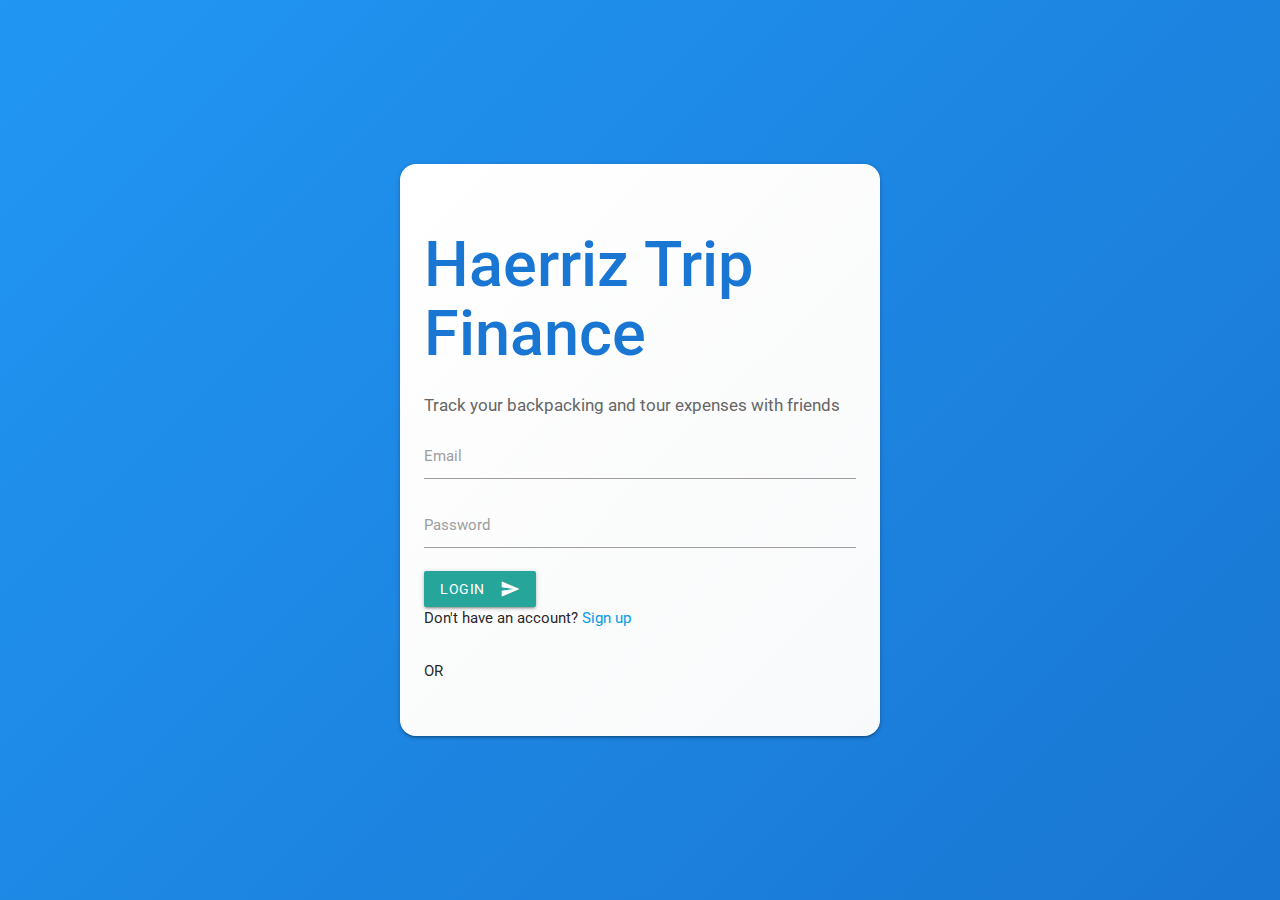
<file: index.html>
<!DOCTYPE html>
<html lang="en">
<head>
    <meta charset="UTF-8">
    <meta name="viewport" content="width=device-width, initial-scale=1.0">
    <title>Haerriz Trip Finance - Expense Tracker for Backpackers & Groups</title>
    <meta name="description" content="Track your backpacking and tour expenses with friends. Multi-currency support, group expense splitting, and visual analytics for travelers.">
    <meta name="keywords" content="trip expense tracker, backpacking expenses, group travel budget, multi-currency, expense splitting, travel finance">
    <meta name="author" content="Haerriz">
    <meta property="og:title" content="Haerriz Trip Finance - Expense Tracker for Backpackers">
    <meta property="og:description" content="Track your backpacking and tour expenses with friends. Multi-currency support and group expense splitting.">
    <meta property="og:type" content="website">
    <meta property="og:url" content="https://haerriz.github.io/trip-expense-tracker">
    <meta property="og:image" content="https://haerriz.github.io/trip-expense-tracker/assets/og-image.jpg">
    <meta name="twitter:card" content="summary_large_image">
    <meta name="twitter:title" content="Haerriz Trip Finance - Expense Tracker">
    <meta name="twitter:description" content="Track backpacking expenses with friends. Multi-currency support and group splitting.">
    <link rel="canonical" href="https://haerriz.github.io/trip-expense-tracker">
    <link rel="icon" type="image/x-icon" href="/favicon.ico">
    
    <!-- Materialize CSS -->
    <link href="https://cdnjs.cloudflare.com/ajax/libs/materialize/1.0.0/css/materialize.min.css" rel="stylesheet">
    <!-- Google Fonts -->
    <link href="https://fonts.googleapis.com/css2?family=Roboto:wght@300;400;500;700&display=swap" rel="stylesheet">
    <!-- Material Icons -->
    <link href="https://fonts.googleapis.com/icon?family=Material+Icons" rel="stylesheet">
    
    <link rel="stylesheet" href="css/style.css">
    <script src="https://accounts.google.com/gsi/client" async defer></script>
    <script src="https://www.google.com/recaptcha/api.js" async defer></script>
</head>
<body class="auth-page">
    <div class="auth-page__container">
        <div class="auth-card card">
            <div class="auth-card__content card-content">
                <div class="auth-card__header">
                    <h1 class="auth-card__title">Haerriz Trip Finance</h1>
                    <p class="auth-card__subtitle">Track your backpacking and tour expenses with friends</p>
                </div>
                
                <!-- Manual Login Form -->
                <div id="login-form" class="auth-form auth-form--active">
                    <form id="loginForm" class="auth-form__form">
                        <div class="input-field">
                            <input type="email" id="loginEmail" class="validate" required>
                            <label for="loginEmail">Email</label>
                        </div>
                        <div class="input-field">
                            <input type="password" id="loginPassword" class="validate" required>
                            <label for="loginPassword">Password</label>
                        </div>
                        <button type="submit" class="btn waves-effect waves-light auth-form__submit">
                            Login
                            <i class="material-icons right">send</i>
                        </button>
                    </form>
                    <p class="auth-form__switch">Don't have an account? <a href="#" onclick="showSignup()">Sign up</a></p>
                </div>
                
                <!-- Manual Signup Form -->
                <div id="signup-form" class="auth-form" style="display:none;">
                    <form id="signupForm" class="auth-form__form">
                        <div class="input-field">
                            <input type="text" id="signupName" class="validate" required>
                            <label for="signupName">Full Name</label>
                        </div>
                        <div class="input-field">
                            <input type="email" id="signupEmail" class="validate" required>
                            <label for="signupEmail">Email</label>
                        </div>
                        <div class="input-field">
                            <input type="tel" id="signupPhone" class="validate" required>
                            <label for="signupPhone">Phone Number</label>
                        </div>
                        <div class="input-field">
                            <input type="password" id="signupPassword" class="validate" required>
                            <label for="signupPassword">Password</label>
                        </div>
                        <div class="auth-form__captcha">
                            <div class="g-recaptcha" data-sitekey="6LeIxAcTAAAAAJcZVRqyHh71UMIEGNQ_MXjiZKhI"></div>
                        </div>
                        <button type="submit" class="btn waves-effect waves-light auth-form__submit">
                            Sign Up
                            <i class="material-icons right">person_add</i>
                        </button>
                    </form>
                    <p class="auth-form__switch">Already have an account? <a href="#" onclick="showLogin()">Login</a></p>
                </div>
                
                <div class="auth-card__divider">
                    <span>OR</span>
                </div>
                
                <!-- Google OAuth -->
                <div class="auth-card__oauth">
                    <div id="g_id_onload"
                         data-client_id="435239215784-eckha7a4i5fg8ik7u7f7h750nc2upibh.apps.googleusercontent.com"
                         data-context="signin"
                         data-ux_mode="popup"
                         data-callback="handleCredentialResponse"
                         data-auto_prompt="false">
                    </div>
                    <div class="g_id_signin"
                         data-type="standard"
                         data-size="large"
                         data-theme="outline"
                         data-text="sign_in_with"
                         data-shape="rectangular"
                         data-logo_alignment="left">
                    </div>
                </div>
            </div>
        </div>
    </div>
    
    <!-- Materialize JS -->
    <script src="https://cdnjs.cloudflare.com/ajax/libs/materialize/1.0.0/js/materialize.min.js"></script>
    <script src="js/auth.js"></script>
    <script src="js/manual-auth.js"></script>
    <script src="js/mobile-auth.js"></script>
</body>
</html>
</file>
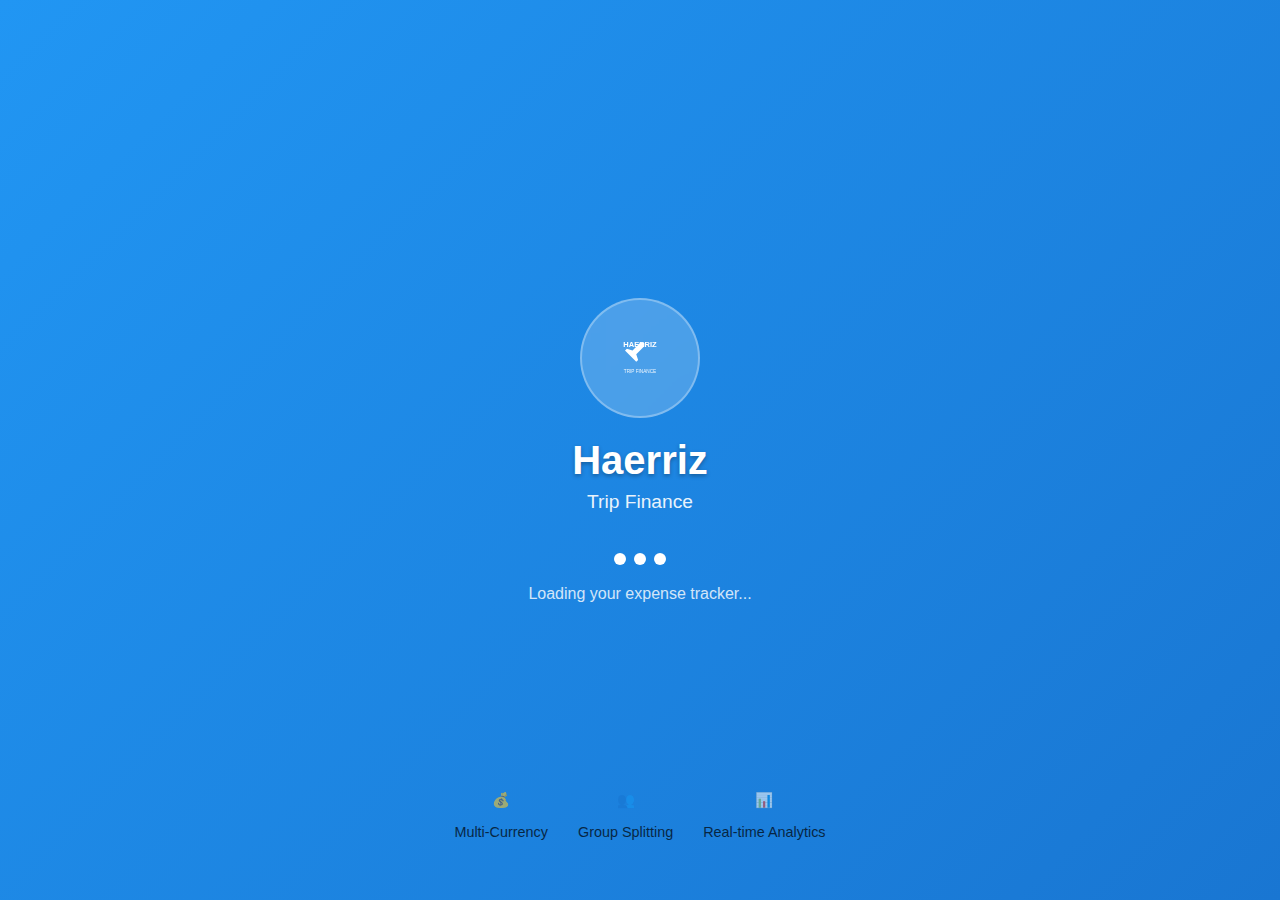
<file: splash.html>
<!DOCTYPE html>
<html lang="en">
<head>
    <meta charset="UTF-8">
    <meta name="viewport" content="width=device-width, initial-scale=1.0">
    <title>Haerriz Trip Finance</title>
    <link rel="icon" type="image/svg+xml" href="/favicon.svg">
    <style>
        * {
            margin: 0;
            padding: 0;
            box-sizing: border-box;
        }
        
        body {
            font-family: 'Roboto', -apple-system, BlinkMacSystemFont, sans-serif;
            background: linear-gradient(135deg, #2196F3 0%, #1976D2 100%);
            height: 100vh;
            display: flex;
            align-items: center;
            justify-content: center;
            overflow: hidden;
        }
        
        .splash-container {
            text-align: center;
            color: white;
            animation: fadeInUp 1s ease-out;
        }
        
        .logo-container {
            margin-bottom: 30px;
            position: relative;
        }
        
        .logo-icon {
            width: 120px;
            height: 120px;
            background: rgba(255, 255, 255, 0.2);
            border-radius: 50%;
            display: flex;
            align-items: center;
            justify-content: center;
            margin: 0 auto 20px;
            backdrop-filter: blur(10px);
            border: 2px solid rgba(255, 255, 255, 0.3);
            animation: pulse 2s infinite;
        }
        
        .logo-svg {
            width: 60px;
            height: 60px;
            fill: white;
        }
        
        .brand-name {
            font-size: 2.5rem;
            font-weight: 700;
            margin-bottom: 8px;
            text-shadow: 0 2px 4px rgba(0, 0, 0, 0.3);
        }
        
        .brand-tagline {
            font-size: 1.2rem;
            font-weight: 300;
            opacity: 0.9;
            margin-bottom: 40px;
        }
        
        .loading-container {
            margin-top: 40px;
        }
        
        .loading-dots {
            display: flex;
            justify-content: center;
            gap: 8px;
        }
        
        .loading-dot {
            width: 12px;
            height: 12px;
            background: white;
            border-radius: 50%;
            animation: loadingDots 1.5s infinite;
        }
        
        .loading-dot:nth-child(2) {
            animation-delay: 0.2s;
        }
        
        .loading-dot:nth-child(3) {
            animation-delay: 0.4s;
        }
        
        .loading-text {
            margin-top: 20px;
            font-size: 1rem;
            opacity: 0.8;
        }
        
        .features {
            position: absolute;
            bottom: 60px;
            left: 50%;
            transform: translateX(-50%);
            display: flex;
            gap: 30px;
            opacity: 0.7;
        }
        
        .feature {
            text-align: center;
            font-size: 0.9rem;
        }
        
        .feature-icon {
            width: 24px;
            height: 24px;
            margin: 0 auto 8px;
            opacity: 0.8;
        }
        
        @keyframes fadeInUp {
            from {
                opacity: 0;
                transform: translateY(30px);
            }
            to {
                opacity: 1;
                transform: translateY(0);
            }
        }
        
        @keyframes pulse {
            0%, 100% {
                transform: scale(1);
                box-shadow: 0 0 0 0 rgba(255, 255, 255, 0.4);
            }
            50% {
                transform: scale(1.05);
                box-shadow: 0 0 0 20px rgba(255, 255, 255, 0);
            }
        }
        
        @keyframes loadingDots {
            0%, 20% {
                opacity: 0.3;
                transform: scale(1);
            }
            50% {
                opacity: 1;
                transform: scale(1.2);
            }
            80%, 100% {
                opacity: 0.3;
                transform: scale(1);
            }
        }
        
        @media (max-width: 480px) {
            .brand-name {
                font-size: 2rem;
            }
            
            .brand-tagline {
                font-size: 1rem;
            }
            
            .logo-icon {
                width: 100px;
                height: 100px;
            }
            
            .logo-svg {
                width: 50px;
                height: 50px;
            }
            
            .features {
                flex-direction: column;
                gap: 15px;
                bottom: 40px;
            }
        }
    </style>
</head>
<body>
    <div class="splash-container">
        <div class="logo-container">
            <div class="logo-icon">
                <svg class="logo-svg" viewBox="0 0 64 64">
                    <path d="M20 28l-4-4 2-2 6 2 8-8c1-1 3-1 4 0s1 3 0 4l-8 8 2 6-2 2-4-4-4-4z" fill="white"/>
                    <text x="32" y="20" font-family="Arial, sans-serif" font-size="8" font-weight="bold" text-anchor="middle" fill="white">HAERRIZ</text>
                    <text x="32" y="48" font-family="Arial, sans-serif" font-size="5" text-anchor="middle" fill="white" opacity="0.9">TRIP FINANCE</text>
                </svg>
            </div>
            <h1 class="brand-name">Haerriz</h1>
            <p class="brand-tagline">Trip Finance</p>
        </div>
        
        <div class="loading-container">
            <div class="loading-dots">
                <div class="loading-dot"></div>
                <div class="loading-dot"></div>
                <div class="loading-dot"></div>
            </div>
            <p class="loading-text">Loading your expense tracker...</p>
        </div>
    </div>
    
    <div class="features">
        <div class="feature">
            <div class="feature-icon">💰</div>
            <div>Multi-Currency</div>
        </div>
        <div class="feature">
            <div class="feature-icon">👥</div>
            <div>Group Splitting</div>
        </div>
        <div class="feature">
            <div class="feature-icon">📊</div>
            <div>Real-time Analytics</div>
        </div>
    </div>
    
    <script>
        // Extended splash screen duration (3 additional seconds)
        setTimeout(() => {
            // Check if user is logged in
            fetch('/api/check_session.php')
                .then(response => response.json())
                .then(data => {
                    if (data.logged_in) {
                        window.location.href = '/dashboard.php';
                    } else {
                        window.location.href = '/index.php';
                    }
                })
                .catch(() => {
                    // Fallback to index page
                    window.location.href = '/index.php';
                });
        }, 3000); // 3 seconds delay
    </script>
</body>
</html>
</file>
<file: css/style.css>
/* Enhanced Materialize styles with proper responsive design */

body {
    font-family: 'Roboto', sans-serif;
    transition: background-color 0.3s ease, color 0.3s ease;
}

/* Dark Mode Variables */
:root {
    --bg-color: #ffffff;
    --text-color: #333333;
    --card-bg: #ffffff;
    --nav-bg: #2196F3;
    --border-color: #e0e0e0;
    --input-bg: #ffffff;
    --shadow: rgba(0,0,0,0.1);
}

[data-theme="dark"] {
    --bg-color: #121212;
    --text-color: #ffffff;
    --card-bg: #1e1e1e;
    --nav-bg: #1976D2;
    --border-color: #333333;
    --input-bg: #2a2a2a;
    --shadow: rgba(255,255,255,0.1);
}

/* Dark Mode Styles */
[data-theme="dark"] body {
    background-color: var(--bg-color) !important;
    color: var(--text-color) !important;
}

[data-theme="dark"] body.grey.lighten-4 {
    background-color: var(--bg-color) !important;
}

[data-theme="dark"] .card {
    background-color: var(--card-bg);
    color: var(--text-color);
}

[data-theme="dark"] .collection {
    background-color: var(--card-bg);
    border: 1px solid var(--border-color);
}

[data-theme="dark"] .collection .collection-item {
    background-color: var(--card-bg);
    border-bottom: 1px solid var(--border-color);
    color: var(--text-color);
}

[data-theme="dark"] .input-field input {
    background-color: var(--input-bg);
    color: var(--text-color);
    border-bottom: 1px solid var(--border-color);
}

[data-theme="dark"] .input-field label {
    color: #999;
}

[data-theme="dark"] .modal {
    background-color: var(--card-bg);
    color: var(--text-color);
}

[data-theme="dark"] .tabs .tab a {
    color: var(--text-color);
}

[data-theme="dark"] .tabs .indicator {
    background-color: #2196F3;
}

[data-theme="dark"] table {
    background-color: var(--card-bg);
    color: var(--text-color);
}

[data-theme="dark"] th, [data-theme="dark"] td {
    border-bottom: 1px solid var(--border-color);
}

/* Theme Toggle Button */
.theme-toggle {
    background: none;
    border: none;
    color: white;
    cursor: pointer;
    padding: 8px;
    border-radius: 50%;
    transition: background-color 0.3s ease;
    display: flex;
    align-items: center;
    justify-content: center;
    width: 40px;
    height: 40px;
    margin: 0;
    vertical-align: middle;
}

/* Desktop navigation alignment */
.nav-wrapper ul.right li {
    display: flex;
    align-items: center;
    height: 64px;
}

.theme-toggle:hover {
    background-color: rgba(255,255,255,0.1);
}

.theme-toggle svg {
    width: 20px;
    height: 20px;
    fill: currentColor;
    transition: transform 0.3s ease;
}

.theme-toggle:hover svg {
    transform: scale(1.1);
}

/* Additional Dark Mode Styles */
[data-theme="dark"] .sidenav {
    background-color: var(--card-bg);
}

[data-theme="dark"] .sidenav li > a {
    color: var(--text-color);
}

[data-theme="dark"] .sidenav .user-view .name,
[data-theme="dark"] .sidenav .user-view .email {
    color: white;
}

[data-theme="dark"] .dropdown-content {
    background-color: var(--card-bg);
}

[data-theme="dark"] .dropdown-content li > a {
    color: var(--text-color);
}

[data-theme="dark"] .select-dropdown {
    color: var(--text-color);
}

[data-theme="dark"] .select-wrapper input.select-dropdown {
    border-bottom: 1px solid var(--border-color);
}

[data-theme="dark"] .btn {
    background-color: #2196F3;
}

[data-theme="dark"] .btn-flat {
    color: #2196F3;
}

[data-theme="dark"] .card-panel {
    background-color: var(--card-bg);
    color: var(--text-color);
}

[data-theme="dark"] .collapsible {
    background-color: var(--card-bg);
}

[data-theme="dark"] .collapsible-header {
    background-color: var(--card-bg);
    color: var(--text-color);
    border-bottom: 1px solid var(--border-color);
}

[data-theme="dark"] .collapsible-body {
    background-color: var(--card-bg);
    color: var(--text-color);
}

[data-theme="dark"] .chat-message__bubble {
    background-color: var(--input-bg);
    color: var(--text-color);
}

[data-theme="dark"] .chat-message--own .chat-message__bubble {
    background-color: #2196F3;
    color: white;
}

[data-theme="dark"] .trip-chat__messages {
    background-color: var(--input-bg);
    border: 1px solid var(--border-color);
}

[data-theme="dark"] .feature-badge {
    background: rgba(33, 150, 243, 0.2);
    color: #64B5F6;
}

[data-theme="dark"] .auth-card {
    background: linear-gradient(135deg, var(--card-bg) 0%, #2a2a2a 100%);
}

[data-theme="dark"] .auth-card__title {
    color: #64B5F6;
}

[data-theme="dark"] .auth-card__subtitle {
    color: #999;
}

[data-theme="dark"] .form-title {
    color: var(--text-color);
}

[data-theme="dark"] .form-subtitle {
    color: #999;
}

[data-theme="dark"] .divider-line {
    background: linear-gradient(90deg, transparent, var(--border-color), transparent);
}

[data-theme="dark"] .divider-text {
    color: #999;
}

[data-theme="dark"] .footer-text {
    color: #999;
}

[data-theme="dark"] .trust-item {
    color: #999;
}

[data-theme="dark"] .pagination li.active {
    background-color: #2196F3;
}

[data-theme="dark"] .pagination li a {
    color: var(--text-color);
}

[data-theme="dark"] .switch label input[type=checkbox]:checked + .lever {
    background-color: rgba(33, 150, 243, 0.5);
}

[data-theme="dark"] .switch label input[type=checkbox]:checked + .lever:after {
    background-color: #2196F3;
}

/* Admin Panel Dark Mode Fixes */
[data-theme="dark"] .tabs {
    background-color: var(--card-bg);
}

[data-theme="dark"] .tabs .tab a {
    color: var(--text-color) !important;
}

[data-theme="dark"] .tabs .tab a:hover {
    color: #64B5F6 !important;
}

[data-theme="dark"] .tabs .tab a.active {
    color: #2196F3 !important;
}

[data-theme="dark"] .container {
    color: var(--text-color);
}

[data-theme="dark"] .card-title {
    color: var(--text-color) !important;
}

[data-theme="dark"] label {
    color: var(--text-color) !important;
}

[data-theme="dark"] p {
    color: var(--text-color);
}

[data-theme="dark"] h1, [data-theme="dark"] h2, [data-theme="dark"] h3, [data-theme="dark"] h4, [data-theme="dark"] h5, [data-theme="dark"] h6 {
    color: var(--text-color) !important;
}

/* Theme Toggle Text Fix */
.theme-toggle {
    color: white !important;
}

[data-theme="dark"] .sidenav .theme-toggle {
    color: var(--text-color) !important;
}

[data-theme="light"] .sidenav .theme-toggle {
    color: #333 !important;
}

/* Admin Stats Panel Dark Mode */
[data-theme="dark"] .admin-stats-panel {
    background-color: var(--card-bg);
    color: var(--text-color);
    border: 1px solid var(--border-color);
}

/* Form Elements Dark Mode */
[data-theme="dark"] textarea {
    background-color: var(--input-bg);
    color: var(--text-color);
    border-bottom: 1px solid var(--border-color);
}

[data-theme="dark"] .input-field input:focus {
    border-bottom: 2px solid #2196F3;
    box-shadow: 0 1px 0 0 #2196F3;
}

[data-theme="dark"] .input-field label.active {
    color: #2196F3 !important;
}

/* Visually hidden elements - Screen reader only */
.visually-hidden {
    position: absolute !important;
    width: 1px !important;
    height: 1px !important;
    padding: 0 !important;
    margin: -1px !important;
    overflow: hidden !important;
    clip: rect(0, 0, 0, 0) !important;
    white-space: nowrap !important;
    border: 0 !important;
}

/* Auth page */
.auth-page {
    background: linear-gradient(135deg, #2196F3 0%, #1976D2 100%);
    min-height: 100vh;
    display: flex;
    flex-direction: column;
    align-items: center;
    justify-content: center;
    padding: 20px;
}

.auth-card__title {
    color: #1976D2;
    font-weight: 500;
}

.auth-card__subtitle {
    color: #666;
    font-size: 1.1rem;
    line-height: 1.5;
    margin-bottom: 30px;
}

/* Modern Auth Card Styles */
.auth-card {
    max-width: 480px;
    margin: 0 auto;
    border-radius: 16px;
    overflow: hidden;
    background: linear-gradient(135deg, #ffffff 0%, #f8f9fa 100%);
}

.auth-brand-logo {
    margin-bottom: 25px;
}

.brand-icon-wrapper {
    display: inline-block;
    width: 60px;
    height: 60px;
    background: linear-gradient(135deg, #2196F3, #1976D2);
    border-radius: 50%;
    display: flex;
    align-items: center;
    justify-content: center;
    margin-bottom: 15px;
    box-shadow: 0 4px 12px rgba(33, 150, 243, 0.3);
}

.brand-icon {
    color: white;
    font-size: 28px;
}

.brand-name {
    display: block;
    font-weight: 700;
    font-size: 1.8rem;
    background: linear-gradient(135deg, #2196F3, #1976D2);
    -webkit-background-clip: text;
    -webkit-text-fill-color: transparent;
    background-clip: text;
}

.brand-product {
    display: block;
    font-weight: 400;
    font-size: 1.2rem;
    color: #666;
    margin-top: -5px;
}

.highlight-text {
    color: #2196F3;
    font-weight: 500;
}

/* Feature Badges */
.feature-badges {
    display: flex;
    justify-content: center;
    gap: 8px;
    margin-top: 20px;
    flex-wrap: wrap;
}

.feature-badge {
    display: inline-flex;
    align-items: center;
    gap: 4px;
    background: rgba(33, 150, 243, 0.1);
    color: #1976D2;
    padding: 6px 12px;
    border-radius: 20px;
    font-size: 0.8rem;
    font-weight: 500;
}

/* Form Headers */
.form-header {
    margin: 30px 0 25px 0;
}

.form-title {
    font-size: 1.5rem;
    font-weight: 600;
    color: #333;
    margin: 0 0 8px 0;
}

.form-subtitle {
    color: #666;
    font-size: 0.95rem;
    margin: 0;
}

/* Modern Form Inputs */
.modern-form {
    margin-top: 0;
}

.modern-input {
    margin-bottom: 25px;
}

.modern-input .prefix {
    color: #2196F3;
    font-size: 20px;
    margin-top: 8px;
}

.modern-input input:focus + label,
.modern-input input.valid + label {
    color: #2196F3;
}

.modern-input input:focus {
    border-bottom: 2px solid #2196F3;
    box-shadow: 0 1px 0 0 #2196F3;
}

/* Gradient Button */
.gradient-btn {
    background: linear-gradient(135deg, #2196F3, #1976D2) !important;
    border-radius: 25px !important;
    text-transform: none !important;
    font-weight: 500 !important;
    padding: 0 30px !important;
    height: 48px !important;
    line-height: 48px !important;
    box-shadow: 0 4px 12px rgba(33, 150, 243, 0.3) !important;
    width: 100%;
    margin: 20px 0 !important;
}

.gradient-btn:hover {
    box-shadow: 0 6px 16px rgba(33, 150, 243, 0.4) !important;
    transform: translateY(-1px);
}

.gradient-btn span {
    font-size: 1rem;
}

/* Auth Links */
.auth-link {
    color: #2196F3;
    font-weight: 500;
    text-decoration: none;
}

.auth-link:hover {
    color: #1976D2;
    text-decoration: underline;
}

/* Modern Divider */
.auth-card__divider {
    display: flex;
    align-items: center;
    margin: 30px 0;
    gap: 15px;
}

.divider-line {
    flex: 1;
    height: 1px;
    background: linear-gradient(90deg, transparent, #e0e0e0, transparent);
}

.divider-text {
    color: #666;
    font-size: 0.9rem;
    font-weight: 500;
    white-space: nowrap;
}

/* OAuth Section */
.oauth-wrapper {
    margin-bottom: 25px;
}

/* Trust Indicators */
.trust-indicators {
    display: flex;
    justify-content: center;
    gap: 20px;
    margin-top: 20px;
    flex-wrap: wrap;
}

.trust-item {
    display: flex;
    align-items: center;
    gap: 4px;
    color: #666;
    font-size: 0.8rem;
}

.trust-item i {
    color: #4CAF50;
}

/* Auth Footer */
.auth-footer {
    margin-top: 30px;
    padding-top: 20px;
    border-top: 1px solid #f0f0f0;
}

.footer-text {
    color: #666;
    font-size: 0.85rem;
    margin: 0;
}

.footer-link {
    color: #2196F3;
    text-decoration: none;
}

.footer-link:hover {
    text-decoration: underline;
}

/* Mobile Optimizations */
@media only screen and (max-width: 600px) {
    .auth-card {
        margin: 10px;
        border-radius: 12px;
    }
    
    .brand-name {
        font-size: 1.6rem;
    }
    
    .brand-product {
        font-size: 1.1rem;
    }
    
    .feature-badges {
        gap: 6px;
    }
    
    .feature-badge {
        font-size: 0.75rem;
        padding: 4px 8px;
    }
    
    .trust-indicators {
        gap: 15px;
    }
    
    .trust-item {
        font-size: 0.75rem;
    }
}

/* Fix navbar - prevent overlapping */
.nav-wrapper {
    padding: 0 12px;
    position: relative;
}

.nav-wrapper .brand-logo {
    font-size: 1.6rem;
    position: absolute;
    left: 12px;
    top: 50%;
    transform: translateY(-50%);
}

.nav-wrapper ul.right {
    margin-right: 0;
}

.nav-wrapper ul.right li {
    margin-left: 8px;
}

@media only screen and (max-width: 992px) {
    .nav-wrapper .brand-logo {
        font-size: 1.2rem;
        position: static;
        transform: none;
    }
}

/* Fix equal card heights */
.equal-height {
    height: 160px;
    display: flex;
}

.equal-height .card-content {
    flex: 1;
    display: flex;
    flex-direction: column;
    justify-content: center;
    padding: 16px;
}

.equal-height .card-content .card-title {
    font-size: 0.9rem;
    margin-bottom: 8px;
}

.equal-height .card-content h5 {
    margin: 8px 0;
    font-size: 1.8rem;
}

.equal-height .card-content p {
    margin: 4px 0 0 0;
    line-height: 1.2;
}

/* Fix avatar sizes */
.trip-members__avatar {
    width: 32px !important;
    height: 32px !important;
    border-radius: 50%;
}

.chat-message__avatar {
    width: 24px !important;
    height: 24px !important;
    border-radius: 50%;
}

.profile-avatar__image {
    width: 80px !important;
    height: 80px !important;
    border-radius: 50%;
}

/* Trip members vertical alignment */
.trip-members__member {
    display: flex;
    align-items: center;
    padding: 8px 0;
    border-bottom: 1px solid #e0e0e0;
}

.trip-members__member:last-child {
    border-bottom: none;
}

.trip-members__member img {
    margin-right: 12px;
}

.trip-members__member .member-info {
    flex: 1;
}

.trip-members__member .member-actions {
    margin-left: auto;
}

/* Chat feature buttons - proper Materialize styling */
.chat-features {
    margin-bottom: 12px;
}

.chat-feature-btn {
    background: transparent !important;
    border: 1px solid #e0e0e0 !important;
    color: #2196F3 !important;
    border-radius: 16px !important;
    padding: 4px 12px !important;
    font-size: 0.8rem !important;
    height: 28px !important;
    line-height: 20px !important;
    margin-right: 8px !important;
    text-transform: none !important;
    box-shadow: none !important;
}

.chat-feature-btn:hover {
    background: #2196F3 !important;
    color: white !important;
    border-color: #2196F3 !important;
}

.chat-feature-btn i {
    font-size: 14px !important;
    margin-right: 4px !important;
}

/* Chat styling */
.chat-message {
    margin-bottom: 12px;
    clear: both;
}

.chat-message--own {
    text-align: right;
}

.chat-message__bubble {
    display: inline-block;
    max-width: 70%;
    padding: 8px 12px;
    border-radius: 18px;
    margin: 2px;
    word-wrap: break-word;
}

.chat-message--own .chat-message__bubble {
    background-color: #2196F3;
    color: white;
}

.chat-message--other .chat-message__bubble {
    background-color: #f5f5f5;
    color: #333;
}

.chat-message__header {
    display: flex;
    align-items: center;
    gap: 6px;
    margin-bottom: 4px;
}

.chat-message__time {
    font-size: 0.75rem;
    opacity: 0.7;
}

.trip-chat__messages {
    height: 300px;
    overflow-y: auto;
    border: 1px solid #e0e0e0;
    border-radius: 4px;
    padding: 12px;
    margin-bottom: 12px;
    background: #fafafa;
}

.trip-chat__input {
    display: flex;
    align-items: center;
    gap: 8px;
}

.trip-chat__input .input-field {
    flex: 1;
    margin: 0;
}

/* Hide original chat card when floating chat is active */
.chat-floating-active .trip-chat {
    display: none;
}

/* Chart sizing */
.expense-chart__canvas {
    max-height: 300px !important;
}

.recent-expenses__list {
    max-height: 300px;
    overflow-y: auto;
}

/* Button spacing improvements */
.right-align a {
    margin-left: 4px;
    margin-right: 4px;
}

.btn-small.red.right {
    margin-left: 8px;
}

/* Mobile sidenav theme toggle */
@media only screen and (max-width: 992px) {
    .sidenav .theme-toggle {
        background: none;
        border: none;
        color: var(--text-color);
        cursor: pointer;
        padding: 16px 32px;
        width: 100%;
        text-align: left;
        display: flex;
        align-items: center;
        gap: 32px;
        font-size: 14px;
        height: auto;
        border-radius: 0;
        justify-content: flex-start;
    }
    
    .sidenav .theme-toggle svg {
        width: 24px;
        height: 24px;
        fill: currentColor;
    }
    
    .sidenav .theme-toggle:hover {
        background-color: rgba(0,0,0,0.1);
    }
    
    [data-theme="dark"] .sidenav .theme-toggle {
        color: var(--text-color);
    }
    
    [data-theme="dark"] .sidenav .theme-toggle:hover {
        background-color: rgba(255,255,255,0.1);
    }
}

/* Improved chat bubble styling */
.chat-message__bubble {
    display: inline-block;
    max-width: 65%;
    padding: 6px 10px;
    border-radius: 16px;
    margin: 1px;
    word-wrap: break-word;
    font-size: 0.9rem;
    line-height: 1.3;
}

.chat-message__header {
    display: flex;
    align-items: center;
    gap: 4px;
    margin-bottom: 2px;
}

.chat-message__sender {
    font-size: 0.75rem;
    font-weight: 500;
}

.chat-message__time {
    font-size: 0.7rem;
    opacity: 0.6;
}

.chat-message {
    margin-bottom: 8px;
    clear: both;
}

/* Smaller done icon in chat messages */
.message-status .material-icons {
    font-size: 14px !important;
    opacity: 0.7;
}

/* Chat status improvements */
#typing-indicator {
    display: none;
    font-style: italic;
    color: #2196F3;
    font-size: 0.8rem;
    padding: 4px 8px;
    background: rgba(33, 150, 243, 0.1);
    border-radius: 12px;
    margin: 4px 0;
}

#typing-indicator.active {
    display: block;
}

#online-status {
    font-size: 0.8rem;
    color: #666;
}

#online-members .chip {
    font-size: 0.7rem;
    height: 24px;
    line-height: 24px;
    margin: 2px;
}

/* Tablet view improvements */
@media only screen and (min-width: 601px) and (max-width: 992px) {
    .container {
        width: 90%;
    }
    
    /* Trip actions layout for tablet */
    .trip-actions-container {
        display: flex;
        flex-direction: column;
        gap: 12px;
    }
    
    .primary-actions {
        display: flex;
        gap: 8px;
        justify-content: flex-start;
    }
    
    .export-actions {
        display: flex;
        gap: 4px;
        flex-wrap: wrap;
        justify-content: flex-start;
    }
    
    /* Summary cards - 2x2 grid on tablet */
    .equal-height {
        height: 140px;
        margin-bottom: 16px;
    }
    
    .equal-height .card-content h5 {
        font-size: 1.6rem;
    }
    
    .equal-height .card-content .card-title {
        font-size: 0.85rem;
    }
    
    /* Navigation improvements */
    .nav-wrapper .brand-logo {
        font-size: 1.4rem;
    }
    
    /* Chat improvements for tablet */
    .trip-chat__messages {
        height: 350px;
    }
    
    .chat-message__bubble {
        max-width: 70%;
        font-size: 0.9rem;
    }
    
    /* Form improvements */
    .modal {
        width: 80%;
        max-width: 600px;
    }
    
    /* Button sizing for tablet */
    .btn {
        padding: 0 16px;
    }
    
    .btn-small {
        padding: 0 12px;
        font-size: 0.8rem;
    }
}

/* Mobile view improvements */
@media only screen and (max-width: 600px) {
    .container {
        width: 95%;
    }
    
    /* Mobile card layout - icon and title side by side */
    .equal-height .card-content {
        display: flex;
        flex-direction: column;
        align-items: center;
    }
    
    .equal-height .card-content .card-title-row {
        display: flex;
        align-items: center;
        gap: 8px;
        margin-bottom: 8px;
    }
    
    .equal-height .card-content .material-icons.medium {
        font-size: 1.2rem !important;
        margin: 0;
    }
    
    .equal-height .card-content .card-title {
        font-size: 0.8rem;
        margin: 0;
        white-space: nowrap;
    }
    
    /* Auth page mobile improvements */
    .auth-card__title {
        font-size: 1.5rem;
        color: #1976D2;
    }
    
    .auth-card__subtitle {
        font-size: 0.9rem;
        color: #666;
    }
    
    /* Mobile trip selection layout */
    .mobile-trip-row {
        display: flex;
        gap: 8px;
        align-items: flex-end;
        margin-bottom: 16px;
        padding: 0 8px;
    }
    
    .mobile-trip-select {
        flex: 1;
        min-width: 0;
    }
    
    .mobile-trip-select .input-field {
        margin-bottom: 0;
    }
    
    .mobile-new-trip {
        flex-shrink: 0;
        margin-bottom: 8px;
    }
    
    .mobile-new-trip .btn {
        height: 48px;
        line-height: 48px;
        padding: 0 16px;
        font-size: 0.8rem;
    }
    
    /* Hide desktop trip actions on mobile */
    .trip-actions-container {
        display: none;
    }
    
    /* Hide invitations button on mobile (moved to hamburger) */
    #invitations-btn {
        display: none;
    }
    
    /* Smaller buttons with text on mobile */
    .btn {
        font-size: 0.8rem;
        padding: 0 12px;
    }
    
    .btn-small {
        font-size: 0.7rem;
        padding: 0 8px;
    }
    
    .equal-height {
        height: 130px;
    }
    
    .equal-height .card-content h5 {
        font-size: 1.2rem;
    }
    
    .equal-height .card-content .material-icons {
        font-size: 1rem !important;
    }
    
    .card-title {
        font-size: 0.9rem;
    }
    
    .chat-message__bubble {
        max-width: 80%;
        font-size: 0.85rem;
    }
    
    /* Center brand icon on mobile */
    .brand-icon-wrapper {
        text-align: center;
    }
    
    /* Mobile expense split buttons */
    .expense-form__split {
        display: flex;
        gap: 4px;
        margin: 16px 0;
    }
    
    .expense-form__split p {
        flex: 1;
        margin: 0;
    }
    
    .split-option-btn {
        width: 100%;
        padding: 8px 4px;
        border: 1px solid #e0e0e0;
        background: white;
        color: #666;
        border-radius: 8px;
        font-size: 0.75rem;
        cursor: pointer;
        transition: all 0.2s ease;
        text-align: center;
        display: block;
    }
    
    .split-option-btn.active {
        background: #2196F3;
        color: white;
        border-color: #2196F3;
    }
    
    .split-option-btn:hover {
        border-color: #2196F3;
    }
    
    .split-option-btn::after {
        display: none !important;
    }
    
    /* Hide radio buttons on mobile */
    .expense-form__split input[type="radio"] {
        display: none !important;
        opacity: 0 !important;
        position: absolute !important;
        left: -9999px !important;
    }
    
    .expense-form__split input[type="radio"]:before,
    .expense-form__split input[type="radio"]:after {
        display: none !important;
    }
    
    .expense-form__split label {
        margin: 0;
        cursor: pointer;
    }
    
    .expense-form__split label:before,
    .expense-form__split label:after {
        display: none !important;
    }
    
    .expense-form__split [type="radio"]:checked+span:before,
    .expense-form__split [type="radio"]:not(:checked)+span:before,
    .expense-form__split [type="radio"]:not(:checked)+span:after,
    .expense-form__split [type="radio"]:checked+span:after {
        display: none !important;
    }
    
    /* Fix custom split mode buttons */
    .split-mode-toggle {
        display: flex;
        gap: 4px;
        margin-bottom: 12px;
    }
    
    .split-mode-toggle p {
        flex: 1;
        margin: 0;
    }
    
    .split-mode-toggle label {
        width: 100%;
        padding: 6px 8px;
        border: 1px solid #e0e0e0;
        background: white;
        color: #666;
        border-radius: 6px;
        font-size: 0.7rem;
        cursor: pointer;
        transition: all 0.2s ease;
        text-align: center;
        display: block;
    }
    
    .split-mode-toggle label.active {
        background: #2196F3 !important;
        color: white !important;
        border-color: #2196F3 !important;
    }
    
    .split-mode-toggle input[type="radio"] {
        display: none !important;
        opacity: 0 !important;
        position: absolute !important;
        left: -9999px !important;
    }
    
    .split-mode-toggle input[type="radio"]:before,
    .split-mode-toggle input[type="radio"]:after {
        display: none !important;
    }
    
    .split-mode-toggle label:before,
    .split-mode-toggle label:after {
        display: none !important;
    }
    
    .split-mode-toggle [type="radio"]:checked+span:before,
    .split-mode-toggle [type="radio"]:not(:checked)+span:before,
    .split-mode-toggle [type="radio"]:not(:checked)+span:after,
    .split-mode-toggle [type="radio"]:checked+span:after {
        display: none !important;
    }
    
    .expense-form__split input[type="radio"],
    .split-mode-toggle input[type="radio"] {
        width: 0 !important;
    }
    
    .expense-form__split label span,
    .split-mode-toggle label span {
        padding-left: 0 !important;
    }
}

/* Modern Chart Styling */
.expense-chart {
    position: relative;
    background: linear-gradient(135deg, #f8f9fa 0%, #ffffff 100%);
    border-radius: 16px;
    box-shadow: 0 8px 32px rgba(0, 0, 0, 0.1);
    overflow: hidden;
    transition: all 0.3s ease;
}

.expense-chart:hover {
    transform: translateY(-2px);
    box-shadow: 0 12px 40px rgba(0, 0, 0, 0.15);
}

.expense-chart .card-content {
    padding: 24px;
}

.expense-chart__canvas {
    height: 500px !important;
    position: relative;
    z-index: 1;
}

/* Immutable System Styles */
.expense-item--replaced {
    opacity: 0.7;
    border-left: 3px solid #ff9800;
}

.budget-with-controls {
    display: flex;
    align-items: center;
    justify-content: center;
    gap: 8px;
    margin-bottom: 8px;
}

.budget-adjust-btn {
    background: none;
    border: 1px solid #2196F3;
    color: #2196F3;
    border-radius: 50%;
    width: 32px;
    height: 32px;
    display: flex;
    align-items: center;
    justify-content: center;
    cursor: pointer;
    transition: all 0.2s ease;
}

.budget-adjust-btn:hover {
    background: #2196F3;
    color: white;
}

.budget-adjust-btn i {
    font-size: 18px;
}

.expense-history, .budget-history {
    max-height: 400px;
    overflow-y: auto;
}

.history-record {
    border: 1px solid #e0e0e0;
    border-radius: 8px;
    padding: 12px;
    margin-bottom: 12px;
    background: #f9f9f9;
}

.history-header {
    display: flex;
    justify-content: space-between;
    align-items: center;
    margin-bottom: 8px;
    padding-bottom: 8px;
    border-bottom: 1px solid #e0e0e0;
}

.history-date {
    font-size: 0.8rem;
    color: #666;
}

.history-details ul {
    margin: 8px 0;
    padding-left: 20px;
}

.history-details li {
    margin: 4px 0;
}

.chart-total-display {
    text-align: center;
    margin-top: 20px;
    padding: 16px;
    background: rgba(33, 150, 243, 0.1);
    border-radius: 12px;
}

.chart-total-amount {
    font-size: 2rem;
    font-weight: bold;
    color: #2c3e50;
    margin-bottom: 4px;
}

.chart-total-label {
    font-size: 0.9rem;
    color: #7f8c8d;
    text-transform: uppercase;
    letter-spacing: 1px;
}

.expense-chart .card-title {
    font-size: 1.4rem;
    font-weight: 600;
    color: #2c3e50;
    margin-bottom: 20px;
    display: flex;
}

/* Budget Controls */
.budget-with-controls {
    display: flex;
    align-items: center;
    justify-content: center;
    gap: 8px;
}

.budget-adjust-btn {
    background: #2196F3;
    border: none;
    border-radius: 50%;
    width: 32px;
    height: 32px;
    display: flex;
    align-items: center;
    justify-content: center;
    cursor: pointer;
    transition: all 0.2s ease;
    color: white;
}

.budget-adjust-btn:hover {
    background: #1976D2;
    transform: scale(1.1);
}

.budget-adjust-btn .material-icons {
    font-size: 18px;
}

/* Budget History UI */
.budget-history-record {
    margin-bottom: 12px;
    border-radius: 8px;
    transition: all 0.2s ease;
}

.budget-history-record:hover {
    transform: translateY(-1px);
    box-shadow: 0 4px 12px rgba(0,0,0,0.1);
}

.budget-history-header {
    display: flex;
    align-items: center;
    gap: 12px;
    margin-bottom: 8px;
}

.budget-history-icon {
    width: 40px;
    height: 40px;
    border-radius: 50%;
    display: flex;
    align-items: center;
    justify-content: center;
    background: rgba(255,255,255,0.8);
}

.budget-history-info {
    flex: 1;
}

.budget-history-amount {
    text-align: right;
}

.budget-history-details {
    display: flex;
    align-items: center;
    gap: 8px;
    padding-top: 8px;
    border-top: 1px solid rgba(0,0,0,0.1);
}

.budget-history-user {
    display: flex;
    align-items: center;
}

/* Budget Transaction Styling */
.expense-item.budget-tx {
    background: linear-gradient(135deg, #f8f9fa 0%, #ffffff 100%);
    border-left: 4px solid #2196F3;
    margin-bottom: 8px;
    border-radius: 8px;
    padding: 12px;
}

.expense-item.budget-tx .expense-item__category {
    display: flex;
    align-items: center;
    gap: 4px;
    font-weight: 600;
}

.expense-item.budget-tx .expense-item__category .material-icons {
    font-size: 16px;
}

/* Dark Mode Support */
[data-theme="dark"] .budget-history-record {
    background: rgba(255,255,255,0.05) !important;
    border: 1px solid rgba(255,255,255,0.1);
}

[data-theme="dark"] .budget-history-icon {
    background: rgba(0,0,0,0.3);
}

[data-theme="dark"] .budget-history-details {
    border-top-color: rgba(255,255,255,0.1);
}

[data-theme="dark"] .expense-item.budget-tx {
    background: linear-gradient(135deg, rgba(255,255,255,0.05) 0%, rgba(255,255,255,0.02) 100%);
    border-left-color: #64B5F6;
}

[data-theme="dark"] .grey-text {
    color: rgba(255,255,255,0.7) !important;
}

[data-theme="dark"] .grey-text.text-darken-1 {
    color: rgba(255,255,255,0.8) !important;
}

[data-theme="dark"] .grey-text.text-darken-2 {
    color: rgba(255,255,255,0.9) !important;
}

/* Expenses Controls */
.expenses-controls {
    margin-bottom: 16px;
    padding-bottom: 12px;
    border-bottom: 1px solid #e0e0e0;
}

.expenses-controls-row {
    display: flex;
    gap: 12px;
    align-items: flex-end;
}

.expenses-sort,
.expenses-filter {
    flex: 1;
    margin-bottom: 0 !important;
}

.expenses-sort .input-field,
.expenses-filter .input-field {
    margin-bottom: 0;
}

/* Mobile responsive */
@media only screen and (max-width: 600px) {
    .expenses-controls-row {
        flex-direction: column;
        gap: 8px;
    }
    
    .expenses-sort,
    .expenses-filter {
        width: 100%;
    }
}

/* Dark mode */
[data-theme="dark"] .expenses-controls {
    border-bottom-color: rgba(255,255,255,0.1);
}

/* Loading state */
.expenses-loading {
    text-align: center;
    padding: 20px;
    color: #666;
}

.expenses-loading .material-icons {
    animation: spin 1s linear infinite;
}

@keyframes spin {
    0% { transform: rotate(0deg); }
    100% { transform: rotate(360deg); }
}

[data-theme="dark"] .expenses-loading {
    color: rgba(255,255,255,0.7);
}

/* Enhanced Budget Tracking UI */
.budget-tracking.enhanced {
    background: linear-gradient(135deg, #f8f9fa 0%, #ffffff 100%);
    border-radius: 12px;
    padding: 20px;
    margin-bottom: 20px;
    box-shadow: 0 4px 12px rgba(0,0,0,0.1);
    border-left: 4px solid #2196F3;
}

.budget-tracking-header {
    display: flex;
    justify-content: space-between;
    align-items: center;
    margin-bottom: 16px;
}

.budget-tracking-title {
    display: flex;
    align-items: center;
    gap: 8px;
    font-size: 1.1rem;
    font-weight: 600;
    color: #2196F3;
}

.budget-tracking-title .material-icons {
    font-size: 20px;
}

.budget-stats {
    display: grid;
    grid-template-columns: repeat(auto-fit, minmax(120px, 1fr));
    gap: 16px;
    margin-bottom: 20px;
}

.budget-stat {
    text-align: center;
    padding: 12px;
    background: rgba(255,255,255,0.8);
    border-radius: 8px;
    border: 1px solid rgba(0,0,0,0.1);
}

.budget-stat-value {
    font-size: 1.3rem;
    font-weight: bold;
    margin-bottom: 4px;
}

.budget-stat-label {
    font-size: 0.85rem;
    color: #666;
    text-transform: uppercase;
    letter-spacing: 0.5px;
}

.budget-progress {
    margin-bottom: 12px;
}

.budget-progress-bar {
    height: 8px;
    background: #e0e0e0;
    border-radius: 4px;
    overflow: hidden;
    margin-bottom: 8px;
}

.budget-progress-fill {
    height: 100%;
    transition: width 0.3s ease;
    border-radius: 4px;
}

.budget-progress-fill.green {
    background: linear-gradient(90deg, #4CAF50, #66BB6A);
}

.budget-progress-fill.orange {
    background: linear-gradient(90deg, #FF9800, #FFB74D);
}

.budget-progress-fill.red {
    background: linear-gradient(90deg, #F44336, #EF5350);
}

.budget-progress-labels {
    display: flex;
    justify-content: space-between;
    font-size: 0.8rem;
    color: #666;
}

.budget-alert {
    display: flex;
    align-items: center;
    gap: 8px;
    padding: 12px;
    background: #ffebee;
    border: 1px solid #ffcdd2;
    border-radius: 8px;
    color: #c62828;
    font-weight: 500;
}

.budget-alert .material-icons {
    font-size: 18px;
}

/* Mobile Responsive */
@media only screen and (max-width: 600px) {
    .budget-tracking.enhanced {
        padding: 16px;
        margin-bottom: 16px;
    }
    
    .budget-tracking-header {
        flex-direction: column;
        gap: 12px;
        align-items: stretch;
    }
    
    .budget-tracking-title {
        justify-content: center;
    }
    
    .budget-stats {
        grid-template-columns: 1fr;
        gap: 12px;
        margin-bottom: 16px;
    }
    
    .budget-stat {
        padding: 16px 12px;
    }
    
    .budget-stat-value {
        font-size: 1.5rem;
    }
    
    .budget-stat-label {
        font-size: 0.9rem;
    }
}

/* Dark Mode */
[data-theme="dark"] .budget-tracking.enhanced {
    background: linear-gradient(135deg, rgba(255,255,255,0.05) 0%, rgba(255,255,255,0.02) 100%);
    border-left-color: #64B5F6;
}

[data-theme="dark"] .budget-stat {
    background: rgba(255,255,255,0.05);
    border-color: rgba(255,255,255,0.1);
}

[data-theme="dark"] .budget-stat-label {
    color: rgba(255,255,255,0.7);
}

[data-theme="dark"] .budget-progress-bar {
    background: rgba(255,255,255,0.1);
}

[data-theme="dark"] .budget-progress-labels {
    color: rgba(255,255,255,0.7);
}

[data-theme="dark"] .budget-alert {
    background: rgba(244,67,54,0.1);
    border-color: rgba(244,67,54,0.3);
    color: #ff6b6b;
}

[data-theme="dark"] .budget-tracking-title {
    color: #64B5F6;
}

/* Enhanced First Row Dashboard */
.first-row-dashboard {
    margin-bottom: 24px;
}

.first-row-dashboard .card {
    transition: all 0.3s ease;
    border-radius: 12px;
    box-shadow: 0 2px 8px rgba(0,0,0,0.1);
    overflow: hidden;
    position: relative;
}

.first-row-dashboard .card:hover {
    transform: translateY(-2px);
    box-shadow: 0 8px 24px rgba(0,0,0,0.15);
}

.first-row-dashboard .card.blue.lighten-4 {
    background: linear-gradient(135deg, #e3f2fd 0%, #bbdefb 100%);
    border-left: 4px solid #2196F3;
}

.first-row-dashboard .card.red.lighten-4 {
    background: linear-gradient(135deg, #ffebee 0%, #ffcdd2 100%);
    border-left: 4px solid #f44336;
}

.first-row-dashboard .card.green.lighten-4 {
    background: linear-gradient(135deg, #e8f5e8 0%, #c8e6c9 100%);
    border-left: 4px solid #4caf50;
}

.first-row-dashboard .card.orange.lighten-4 {
    background: linear-gradient(135deg, #fff3e0 0%, #ffe0b2 100%);
    border-left: 4px solid #ff9800;
}

.first-row-dashboard .card-content {
    padding: 20px;
    position: relative;
}

.first-row-dashboard .card-content::before {
    content: '';
    position: absolute;
    top: 0;
    right: 0;
    width: 60px;
    height: 60px;
    background: rgba(255,255,255,0.1);
    border-radius: 50%;
    transform: translate(20px, -20px);
}

.first-row-dashboard .material-icons.medium {
    font-size: 2.5rem;
    margin-bottom: 8px;
    text-shadow: 0 2px 4px rgba(0,0,0,0.1);
}

.first-row-dashboard .card-title {
    font-size: 0.9rem;
    font-weight: 600;
    text-transform: uppercase;
    letter-spacing: 0.5px;
    margin-bottom: 12px;
}

.first-row-dashboard h5 {
    font-size: 1.8rem;
    font-weight: 700;
    margin: 8px 0;
    text-shadow: 0 1px 2px rgba(0,0,0,0.1);
}

.first-row-dashboard .grey-text small {
    font-size: 0.75rem;
    opacity: 0.8;
}

/* Mobile Enhancements */
@media only screen and (max-width: 600px) {
    .first-row-dashboard {
        margin-bottom: 16px;
    }
    
    .first-row-dashboard .card {
        margin-bottom: 12px;
        border-radius: 8px;
    }
    
    .first-row-dashboard .card-content {
        padding: 16px;
    }
    
    .first-row-dashboard .card-title-row {
        display: flex;
        align-items: center;
        gap: 8px;
        margin-bottom: 12px;
        justify-content: center;
    }
    
    .first-row-dashboard .card-title-row .material-icons {
        font-size: 1.4rem;
    }
    
    .first-row-dashboard .card-title-row .card-title {
        font-size: 0.8rem;
        margin: 0;
    }
    
    .first-row-dashboard h5 {
        font-size: 1.5rem;
        margin: 4px 0;
    }
}

/* Tablet Enhancements */
@media only screen and (min-width: 601px) and (max-width: 992px) {
    .first-row-dashboard .card {
        margin-bottom: 16px;
    }
    
    .first-row-dashboard .material-icons.medium {
        font-size: 2rem;
    }
    
    .first-row-dashboard h5 {
        font-size: 1.6rem;
    }
}

/* Dark Mode Enhancements */
[data-theme="dark"] .first-row-dashboard .card.blue.lighten-4 {
    background: linear-gradient(135deg, rgba(33,150,243,0.15) 0%, rgba(33,150,243,0.08) 100%);
    border-left-color: #64B5F6;
}

[data-theme="dark"] .first-row-dashboard .card.red.lighten-4 {
    background: linear-gradient(135deg, rgba(244,67,54,0.15) 0%, rgba(244,67,54,0.08) 100%);
    border-left-color: #EF5350;
}

[data-theme="dark"] .first-row-dashboard .card.green.lighten-4 {
    background: linear-gradient(135deg, rgba(76,175,80,0.15) 0%, rgba(76,175,80,0.08) 100%);
    border-left-color: #66BB6A;
}

[data-theme="dark"] .first-row-dashboard .card.orange.lighten-4 {
    background: linear-gradient(135deg, rgba(255,152,0,0.15) 0%, rgba(255,152,0,0.08) 100%);
    border-left-color: #FFB74D;
}

[data-theme="dark"] .first-row-dashboard .card {
    background-color: rgba(255,255,255,0.05);
    box-shadow: 0 2px 8px rgba(0,0,0,0.3);
}

[data-theme="dark"] .first-row-dashboard .card:hover {
    box-shadow: 0 8px 24px rgba(0,0,0,0.4);
}

[data-theme="dark"] .first-row-dashboard .card-content::before {
    background: rgba(255,255,255,0.05);
}

[data-theme="dark"] .first-row-dashboard .grey-text {
    color: rgba(255,255,255,0.7) !important;
}

/* Animation Enhancements */
.first-row-dashboard .card {
    animation: fadeInUp 0.6s ease-out;
}

.first-row-dashboard .col:nth-child(1) .card { animation-delay: 0.1s; }
.first-row-dashboard .col:nth-child(2) .card { animation-delay: 0.2s; }
.first-row-dashboard .col:nth-child(3) .card { animation-delay: 0.3s; }
.first-row-dashboard .col:nth-child(4) .card { animation-delay: 0.4s; }

@keyframes fadeInUp {
    from {
        opacity: 0;
        transform: translateY(20px);
    }
    to {
        opacity: 1;
        transform: translateY(0);
    }
}

/* Accessibility Enhancements */
.first-row-dashboard .card[onclick] {
    cursor: pointer;
}

.first-row-dashboard .card[onclick]:focus {
    outline: 2px solid #2196F3;
    outline-offset: 2px;
}

.first-row-dashboard .card[onclick]:active {
    transform: translateY(0);
    box-shadow: 0 2px 8px rgba(0,0,0,0.2);
}

/* Enhanced Theme Toggle */
.theme-toggle {
    background: none;
    border: none;
    color: inherit;
    cursor: pointer;
    padding: 8px;
    border-radius: 50%;
    transition: all 0.3s ease;
    display: flex;
    align-items: center;
    justify-content: center;
    position: relative;
}

.theme-toggle:hover {
    background-color: rgba(255, 255, 255, 0.1);
    transform: scale(1.1);
}

.theme-toggle:active {
    transform: scale(0.95);
}

.theme-toggle svg {
    width: 20px;
    height: 20px;
    fill: currentColor;
    transition: transform 0.3s ease;
}

.theme-toggle:hover svg {
    transform: rotate(15deg);
}

/* Mobile sidenav theme toggle */
.sidenav .theme-toggle {
    width: 100%;
    justify-content: flex-start;
    padding: 16px 32px;
    border-radius: 0;
    gap: 32px;
}

.sidenav .theme-toggle:hover {
    background-color: rgba(0, 0, 0, 0.1);
    transform: none;
}

.sidenav .theme-toggle svg {
    width: 24px;
    height: 24px;
}

.sidenav .theme-toggle span {
    font-size: 14px;
    font-weight: 500;
}

/* Dark mode adjustments */
[data-theme="dark"] .theme-toggle:hover {
    background-color: rgba(255, 255, 255, 0.1);
}

[data-theme="dark"] .sidenav .theme-toggle:hover {
    background-color: rgba(255, 255, 255, 0.1);
}

/* Desktop Expense Form Split Options - Inline Layout */
@media only screen and (min-width: 993px) {
    .expense-form__split {
        display: flex;
        gap: 12px;
        align-items: center;
        padding: 16px;
        border-radius: 8px;
        background: #f8f9fa;
        border: 1px solid #e0e0e0;
    }
    
    .expense-form__split p {
        flex: 1;
        margin: 0;
    }
    
    .expense-form__split label {
        display: block;
        width: 100%;
        padding: 8px 16px;
        border: 1px solid #e0e0e0;
        background: #ffffff;
        color: #333;
        border-radius: 6px;
        text-align: center;
        cursor: pointer;
        transition: all 0.2s ease;
        font-size: 0.9rem;
        position: relative;
    }
    
    .expense-form__split label:hover {
        border-color: #2196F3;
        background: rgba(33, 150, 243, 0.05);
    }
    
    .expense-form__split [type="radio"] {
        width: 0 !important;
        height: 0 !important;
        opacity: 0 !important;
        position: absolute !important;
        left: -9999px !important;
        margin: 0 !important;
    }
    
    .expense-form__split [type="radio"]:before,
    .expense-form__split [type="radio"]:after {
        display: none !important;
        width: 0 !important;
        height: 0 !important;
    }
    
    .expense-form__split label:before,
    .expense-form__split label:after {
        display: none !important;
        width: 0 !important;
        height: 0 !important;
    }
    
    .expense-form__split label span:before,
    .expense-form__split label span:after {
        display: none !important;
        width: 0 !important;
        height: 0 !important;
    }
    
    .expense-form__split [type="radio"]:checked + span:before,
    .expense-form__split [type="radio"]:not(:checked) + span:before,
    .expense-form__split [type="radio"]:checked + span:after,
    .expense-form__split [type="radio"]:not(:checked) + span:after {
        display: none !important;
        width: 0 !important;
        height: 0 !important;
    }
    
    .expense-form__split [type="radio"]:checked + span {
        background: #2196F3 !important;
        color: white !important;
        border-color: #2196F3 !important;
    }
    
    .expense-form__split label span {
        padding-left: 0 !important;
        display: block;
        width: 100%;
    }
    
    /* Dark Mode */
    [data-theme="dark"] .expense-form__split {
        background: rgba(255, 255, 255, 0.02);
        border-color: rgba(255, 255, 255, 0.1);
    }
    
    [data-theme="dark"] .expense-form__split label {
        background: rgba(255, 255, 255, 0.05);
        color: rgba(255, 255, 255, 0.9);
        border-color: rgba(255, 255, 255, 0.2);
    }
    
    [data-theme="dark"] .expense-form__split label:hover {
        border-color: #64B5F6;
        background: rgba(100, 181, 246, 0.1);
    }
    
    [data-theme="dark"] .expense-form__split [type="radio"]:checked + span {
        background: #64B5F6 !important;
        color: #000 !important;
        border-color: #64B5F6 !important;
    }
}

/* Mobile/Tablet Dark Mode - Expense Form Split Options */
@media only screen and (max-width: 992px) {
    [data-theme="dark"] .expense-form__split label {
        color: rgba(255, 255, 255, 0.9) !important;
    }
    
    [data-theme="dark"] .expense-form__split label span {
        color: rgba(255, 255, 255, 0.9) !important;
    }
    
    [data-theme="dark"] .expense-form__split [type="radio"]:checked+span:before,
    [data-theme="dark"] .expense-form__split [type="radio"]:not(:checked)+span:before {
        border-color: rgba(255, 255, 255, 0.5) !important;
    }
    
    [data-theme="dark"] .expense-form__split [type="radio"]:checked+span:after {
        background-color: #64B5F6 !important;
    }
    
    [data-theme="dark"] .expense-form__split label:hover span {
        color: rgba(255, 255, 255, 1) !important;
    }
}

/* Dark mode for split option buttons */
[data-theme="dark"] .split-option-btn {
    background: rgba(255, 255, 255, 0.1) !important;
    color: rgba(255, 255, 255, 0.9) !important;
    border-color: rgba(255, 255, 255, 0.3) !important;
}

[data-theme="dark"] .split-option-btn.active {
    background: #64B5F6 !important;
    color: #000 !important;
    border-color: #64B5F6 !important;
}

[data-theme="dark"] .split-option-btn:hover {
    border-color: #64B5F6 !important;
    color: rgba(255, 255, 255, 1) !important;
}

/* Paid By Dropdown Styling */
.input-field select#paid-by,
.input-field select#edit-paid-by {
    background-color: var(--input-bg);
    color: var(--text-color);
}

[data-theme="dark"] .input-field select#paid-by,
[data-theme="dark"] .input-field select#edit-paid-by {
    background-color: var(--input-bg);
    color: var(--text-color);
}

[data-theme="dark"] .dropdown-content li > span {
    color: var(--text-color);
}

/* Custom Split Section UI Improvements */
#custom-split-section {
    background: linear-gradient(135deg, #f8f9fa 0%, #ffffff 100%);
    border-radius: 12px;
    padding: 20px;
    margin-top: 16px;
    border: 1px solid #e0e0e0;
    box-shadow: 0 2px 8px rgba(0,0,0,0.05);
    transition: all 0.3s ease;
}

.custom-split-header {
    margin-bottom: 20px;
    padding-bottom: 16px;
    border-bottom: 2px solid #e0e0e0;
}

.custom-split-header h6 {
    color: #2196F3;
    font-weight: 600;
    margin: 0 0 12px 0;
    display: flex;
    align-items: center;
    gap: 8px;
}

.custom-split-header h6:before {
    content: '💰';
    font-size: 18px;
}

.split-amount-info {
    background: rgba(33, 150, 243, 0.1);
    padding: 8px 12px;
    border-radius: 6px;
    margin-bottom: 12px;
    text-align: center;
    font-weight: 500;
    color: #1976D2;
}

.split-info {
    display: flex;
    justify-content: space-between;
    margin-bottom: 16px;
    padding: 12px;
    background: #ffffff;
    border-radius: 8px;
    border: 1px solid #e0e0e0;
}

.split-info span {
    font-size: 0.9rem;
    color: #666;
}

.split-info strong {
    color: #2196F3;
    font-weight: 600;
}

.split-actions {
    display: flex;
    gap: 8px;
    flex-wrap: wrap;
    justify-content: center;
    align-items: center;
}

.split-actions button {
    background: linear-gradient(135deg, #2196F3, #1976D2);
    color: white;
    border: none;
    border-radius: 20px;
    padding: 6px 12px;
    font-size: 0.8rem;
    cursor: pointer;
    transition: all 0.2s ease;
    box-shadow: 0 2px 4px rgba(33, 150, 243, 0.3);
}

.split-actions button:hover {
    transform: translateY(-1px);
    box-shadow: 0 4px 8px rgba(33, 150, 243, 0.4);
}

.custom-split-members {
    display: grid;
    gap: 12px;
}

.split-member-row {
    display: grid;
    grid-template-columns: auto 1fr auto;
    align-items: center;
    gap: 12px;
    padding: 12px;
    background: #ffffff;
    border-radius: 8px;
    border: 1px solid #e0e0e0;
    transition: all 0.2s ease;
}

.split-member-row:hover {
    border-color: #2196F3;
    box-shadow: 0 2px 8px rgba(33, 150, 243, 0.1);
}

.member-info {
    display: flex;
    align-items: center;
    gap: 8px;
    min-width: 120px;
}

.split-avatar {
    width: 32px !important;
    height: 32px !important;
    border-radius: 50%;
    border: 2px solid #2196F3;
}

.member-name {
    font-weight: 500;
    color: #333;
    font-size: 0.9rem;
}

.split-input {
    margin: 0 !important;
    max-width: 120px;
    min-width: 80px;
}

.split-input input {
    text-align: center;
    font-weight: 600;
    border-radius: 6px;
    border: 1px solid #e0e0e0 !important;
    background: #f8f9fa !important;
    padding: 6px 8px !important;
    margin: 0 !important;
    font-size: 0.9rem !important;
    height: 36px !important;
    box-sizing: border-box !important;
}

.split-input input:focus {
    border-color: #2196F3 !important;
    background: #ffffff !important;
    box-shadow: 0 0 0 2px rgba(33, 150, 243, 0.1) !important;
}

.split-input input:invalid {
    border-color: #f44336 !important;
    background: rgba(244, 67, 54, 0.05) !important;
}

.split-input input:valid {
    border-color: #4caf50 !important;
}

.split-input label {
    font-size: 0.7rem !important;
    color: #666 !important;
    font-weight: 500 !important;
    white-space: nowrap !important;
}

.split-display {
    min-width: 80px;
    text-align: center;
    font-weight: 600;
    color: #2196F3;
    background: rgba(33, 150, 243, 0.1);
    padding: 6px 10px;
    border-radius: 6px;
    font-size: 0.85rem;
}

.split-validation {
    margin-top: 16px;
    border-radius: 8px;
    overflow: hidden;
}

.split-validation .card-panel {
    margin: 0;
    border-radius: 8px;
    padding: 12px 16px;
    display: flex;
    align-items: center;
    gap: 8px;
}

/* Dark Mode */
[data-theme="dark"] #custom-split-section {
    background: linear-gradient(135deg, rgba(255,255,255,0.05) 0%, rgba(255,255,255,0.02) 100%);
    border-color: rgba(255,255,255,0.1);
}

[data-theme="dark"] .custom-split-header {
    border-bottom-color: rgba(255,255,255,0.1);
}

[data-theme="dark"] .custom-split-header h6 {
    color: #64B5F6;
}

[data-theme="dark"] .split-amount-info {
    background: rgba(100, 181, 246, 0.15);
    color: #64B5F6;
}

[data-theme="dark"] .split-info {
    background: rgba(255,255,255,0.05);
    border-color: rgba(255,255,255,0.1);
}

[data-theme="dark"] .split-info span {
    color: rgba(255,255,255,0.7);
}

[data-theme="dark"] .split-info strong {
    color: #64B5F6;
}

[data-theme="dark"] .split-actions button {
    background: linear-gradient(135deg, #64B5F6, #42A5F5);
    color: #000;
}

[data-theme="dark"] .split-member-row {
    background: rgba(255,255,255,0.05);
    border-color: rgba(255,255,255,0.1);
}

[data-theme="dark"] .split-member-row:hover {
    border-color: #64B5F6;
    box-shadow: 0 2px 8px rgba(100, 181, 246, 0.2);
}

[data-theme="dark"] .member-name {
    color: rgba(255,255,255,0.9);
}

[data-theme="dark"] .split-avatar {
    border-color: #64B5F6;
}

[data-theme="dark"] .split-input input {
    background: rgba(255,255,255,0.1) !important;
    border-color: rgba(255,255,255,0.2) !important;
    color: rgba(255,255,255,0.9) !important;
}

[data-theme="dark"] .split-input input:focus {
    border-color: #64B5F6 !important;
    background: rgba(255,255,255,0.15) !important;
    box-shadow: 0 0 0 2px rgba(100, 181, 246, 0.2) !important;
}

[data-theme="dark"] .split-input label {
    color: rgba(255,255,255,0.7) !important;
}

[data-theme="dark"] .split-display {
    color: #64B5F6;
    background: rgba(100, 181, 246, 0.15);
}

[data-theme="dark"] .split-input input {
    background: rgba(255,255,255,0.1) !important;
    border-color: rgba(255,255,255,0.2) !important;
    color: rgba(255,255,255,0.9) !important;
}

[data-theme="dark"] .split-input input:focus {
    border-color: #64B5F6 !important;
    background: rgba(255,255,255,0.15) !important;
    box-shadow: 0 0 0 2px rgba(100, 181, 246, 0.2) !important;
}

[data-theme="dark"] .split-input input:invalid {
    border-color: #ff6b6b !important;
    background: rgba(255, 107, 107, 0.1) !important;
}

[data-theme="dark"] .split-input input:valid {
    border-color: #66bb6a !important;
}

[data-theme="dark"] .split-input label {
    color: rgba(255,255,255,0.7) !important;
}

/* Mobile Responsive */
@media only screen and (max-width: 600px) {
    #custom-split-section {
        padding: 16px;
        margin-top: 12px;
    }
    
    .custom-split-header h6 {
        font-size: 1rem;
    }
    
    .split-actions {
        gap: 6px;
    }
    
    .split-actions button {
        font-size: 0.75rem;
        padding: 5px 10px;
    }
    
    .split-member-row {
        grid-template-columns: 1fr;
        gap: 8px;
        padding: 12px;
    }
    
    .member-info {
        justify-content: center;
        min-width: auto;
    }
    
    .split-input {
        order: 2;
        max-width: 100px;
        min-width: 70px;
        justify-self: center;
    }
    
    .split-input input {
        font-size: 0.85rem !important;
        height: 32px !important;
        padding: 4px 6px !important;
    }
    
    .split-display {
        order: 3;
        justify-self: center;
        min-width: 60px;
        font-size: 0.8rem;
        padding: 4px 8px;
    }
    
    .split-info {
        flex-direction: column;
        gap: 8px;
        text-align: center;
    }
}

/* Tablet Responsive */
@media only screen and (min-width: 601px) and (max-width: 992px) {
    .split-member-row {
        grid-template-columns: 140px 1fr 90px;
    }
    
    .split-actions button {
        font-size: 0.8rem;
    }
}

.expense-chart .card-title i {
    background: linear-gradient(135deg, #667eea 0%, #764ba2 100%);
    -webkit-background-clip: text;
    -webkit-text-fill-color: transparent;
    background-clip: text;
    font-size: 1.6rem;
}

[data-theme="dark"] .expense-chart {
    background: linear-gradient(135deg, #2c3e50 0%, #34495e 100%);
}

[data-theme="dark"] .expense-chart .card-title {
    color: #ecf0f1;
}

[data-theme="dark"] .chart-total-display {
    background: rgba(52, 152, 219, 0.2);
}

[data-theme="dark"] .chart-total-amount {
    color: #ecf0f1;
}

[data-theme="dark"] .chart-total-label {
    color: #bdc3c7;
}

/* Mobile chart adjustments */
@media only screen and (max-width: 600px) {
    .expense-chart__canvas {
        height: 350px !important;
    }
    
    .expense-chart .card-content {
        padding: 16px;
    }
    
    .expense-chart .card-title {
        font-size: 1.2rem;
    }
    
    .chart-total-amount {
        font-size: 1.5rem;
    }
}

/* Tablet chart adjustments */
@media only screen and (min-width: 601px) and (max-width: 992px) {
    .expense-chart__canvas {
        height: 450px !important;
    }
}

/* Large screen improvements */
@media only screen and (min-width: 993px) {
    .trip-actions-container {
        display: flex;
        justify-content: flex-end;
        align-items: center;
        gap: 16px;
    }
    
    .primary-actions,
    .export-actions {
        display: flex;
        gap: 8px;
        align-items: center;
    }
    
    .equal-height {
        height: 160px;
    }
    
    /* Hide mobile-specific elements on desktop */
    .mobile-trip-row {
        display: none;
    }
    
    .mobile-accordion {
        display: none;
    }
    
    /* Hide accordion arrows on desktop */
    .mobile-accordion .collapsible-header::after {
        display: none;
    }
}

/* Floating Chat Bubble */
.chat-bubble {
    position: fixed;
    bottom: 20px;
    left: 20px;
    width: 60px;
    height: 60px;
    background: linear-gradient(135deg, #2196F3, #1976D2);
    border-radius: 50%;
    display: flex;
    align-items: center;
    justify-content: center;
    cursor: pointer;
    box-shadow: 0 4px 12px rgba(33, 150, 243, 0.4);
    z-index: 1000;
    transition: all 0.3s ease;
}

.chat-bubble:hover {
    transform: scale(1.1);
    box-shadow: 0 6px 16px rgba(33, 150, 243, 0.6);
}

.chat-bubble i {
    color: white;
    font-size: 24px;
}

.chat-bubble .badge {
    position: absolute;
    top: -5px;
    right: -5px;
    background: #f44336;
    color: white;
    border-radius: 50%;
    width: 20px;
    height: 20px;
    font-size: 12px;
    display: flex;
    align-items: center;
    justify-content: center;
    font-weight: bold;
}

/* Floating Chat Window */
.chat-window {
    position: fixed;
    bottom: 90px;
    left: 20px;
    width: 350px;
    height: 450px;
    background: white;
    border-radius: 12px;
    box-shadow: 0 8px 32px rgba(0, 0, 0, 0.2);
    z-index: 999;
    display: none;
    flex-direction: column;
    overflow: hidden;
}

[data-theme="dark"] .chat-window {
    background: var(--card-bg);
    color: var(--text-color);
}

.chat-window-header {
    background: linear-gradient(135deg, #2196F3, #1976D2);
    color: white;
    padding: 16px;
    display: flex;
    align-items: center;
    justify-content: space-between;
}

.chat-window-title {
    font-weight: 500;
    font-size: 1.1rem;
}

.chat-window-close {
    background: none;
    border: none;
    color: white;
    cursor: pointer;
    padding: 4px;
    border-radius: 50%;
    transition: background-color 0.3s ease;
}

.chat-window-close:hover {
    background-color: rgba(255, 255, 255, 0.2);
}

.chat-window-body {
    flex: 1;
    display: flex;
    flex-direction: column;
    padding: 16px;
}

.chat-window .trip-chat__messages {
    flex: 1;
    margin-bottom: 12px;
    border: 1px solid #e0e0e0;
    border-radius: 8px;
    padding: 12px;
    background: #fafafa;
    overflow-y: auto;
    max-height: 300px;
}

[data-theme="dark"] .chat-window .trip-chat__messages {
    background: var(--input-bg);
    border-color: var(--border-color);
}

.chat-window .trip-chat__input {
    display: flex;
    gap: 8px;
    align-items: center;
}

.chat-window .trip-chat__input input {
    flex: 1;
    padding: 8px 12px;
    border: 1px solid #e0e0e0;
    border-radius: 20px;
    outline: none;
    font-size: 14px;
}

[data-theme="dark"] .chat-window .trip-chat__input input {
    background: var(--input-bg);
    color: var(--text-color);
    border-color: var(--border-color);
}

.chat-window .chat-send-btn {
    background: #2196F3;
    border: none;
    color: white;
    width: 36px;
    height: 36px;
    border-radius: 50%;
    cursor: pointer;
    display: flex;
    align-items: center;
    justify-content: center;
    transition: background-color 0.3s ease;
}

.chat-window .chat-send-btn:hover {
    background: #1976D2;
}

.chat-window .chat-send-btn:disabled {
    background: #ccc;
    cursor: not-allowed;
}

/* Enhanced expense item UI */
.expense-item {
    display: flex;
    align-items: center;
    padding: 12px;
    border-bottom: 1px solid #e0e0e0;
    transition: background-color 0.2s ease;
}

.expense-item:hover {
    background-color: #f8f9fa;
}

.expense-item:last-child {
    border-bottom: none;
}

.expense-item__avatar {
    width: 40px;
    height: 40px;
    border-radius: 50%;
    margin-right: 12px;
    flex-shrink: 0;
}

.expense-item__info {
    flex: 1;
    min-width: 0;
}

.expense-item__category {
    font-weight: 500;
    font-size: 0.9rem;
    margin-bottom: 2px;
    color: #2196F3;
}

.expense-item__description {
    font-size: 0.8rem;
    color: #666;
    margin-bottom: 2px;
}

.expense-item__meta {
    font-size: 0.75rem;
    color: #999;
    display: flex;
    gap: 8px;
}

.expense-item__amount {
    font-weight: 600;
    font-size: 1rem;
    color: #333;
    margin-right: 8px;
}

.expense-item__actions {
    display: flex;
    gap: 4px;
}

/* Budget adjustment buttons */
.budget-with-controls {
    display: flex;
    align-items: center;
    justify-content: center;
    gap: 8px;
    margin-top: 4px;
}

.budget-adjust-btn {
    background: rgba(33, 150, 243, 0.1);
    border: 1px solid #2196F3;
    color: #2196F3;
    width: 24px;
    height: 24px;
    border-radius: 50%;
    cursor: pointer;
    display: flex;
    align-items: center;
    justify-content: center;
    transition: all 0.2s ease;
}

.budget-adjust-btn:hover {
    background: #2196F3;
    color: white;
}

.budget-adjust-btn i {
    font-size: 14px;
}

[data-theme="dark"] .expense-item:hover {
    background-color: rgba(255,255,255,0.05);
}

[data-theme="dark"] .expense-item__amount {
    color: var(--text-color);
}

[data-theme="dark"] .expense-item__description {
    color: #aaa;
}

[data-theme="dark"] .expense-item__meta {
    color: #888;
}

@media only screen and (max-width: 600px) {
    .budget-adjust-btn {
        width: 20px;
        height: 20px;
    }
    
    .budget-adjust-btn i {
        font-size: 12px;
    }
    
    .split-mode-toggle label {
        padding: 4px 6px;
        font-size: 0.65rem;
    }
}

.chat-window .chat-send-btn:hover {
    background: #1976D2;
}

.chat-window .chat-send-btn:disabled {
    background: #ccc;
    cursor: not-allowed;
}

/* Mobile Chat Window */
@media only screen and (max-width: 600px) {
    .chat-window {
        width: calc(100vw - 40px);
        height: 400px;
        bottom: 90px;
        left: 20px;
        right: 20px;
    }
    
    .chat-bubble {
        bottom: 20px;
        left: 20px;
    }
}

/* Chat message avatars */
.chat-message__avatar {
    width: 16px !important;
    height: 16px !important;
    border-radius: 50%;
    margin-right: 4px;
    flex-shrink: 0;
}

/* Fix chat window scrolling */
.chat-window .trip-chat__messages {
    overflow-y: auto;
    -webkit-overflow-scrolling: touch;
    scrollbar-width: thin;
}

.chat-window .trip-chat__messages::-webkit-scrollbar {
    width: 4px;
}

.chat-window .trip-chat__messages::-webkit-scrollbar-track {
    background: #f1f1f1;
    border-radius: 2px;
}

.chat-window .trip-chat__messages::-webkit-scrollbar-thumb {
    background: #c1c1c1;
    border-radius: 2px;
}

.chat-window .trip-chat__messages::-webkit-scrollbar-thumb:hover {
    background: #a1a1a1;
}

/* Fix split avatar size */
.split-avatar {
    width: 24px !important;
    height: 24px !important;
    margin-right: 8px;
}

/* Mobile hamburger menu accordion styles */
.mobile-accordion {
    border: none;
    box-shadow: none;
}

.mobile-accordion .collapsible-header {
    padding: 16px 32px;
    border-bottom: none;
    background: transparent;
    color: rgba(0,0,0,0.87);
}

.mobile-accordion .collapsible-body {
    padding: 0;
    border-bottom: none;
}

.mobile-accordion .collapsible-body .collection {
    margin: 0;
    border: none;
}

.mobile-accordion .collection-item {
    padding: 12px 48px;
    border-bottom: 1px solid #e0e0e0;
}

.mobile-accordion .collection-item:last-child {
    border-bottom: none;
}

[data-theme="dark"] .mobile-accordion .collapsible-header {
    color: var(--text-color);
}

[data-theme="dark"] .mobile-accordion .collection-item {
    background: var(--card-bg);
    color: var(--text-color);
    border-bottom-color: var(--border-color);
}

/* Fix dark mode sidenav icon colors */
[data-theme="dark"] .sidenav li > a {
    color: var(--text-color) !important;
}

[data-theme="dark"] .sidenav .material-icons {
    color: var(--text-color) !important;
}

/* Add accordion arrow indicators */
.mobile-accordion .collapsible-header::after {
    content: 'keyboard_arrow_down';
    font-family: 'Material Icons';
    position: absolute;
    right: 16px;
    transition: transform 0.3s ease;
}

.mobile-accordion .collapsible-header.active::after {
    transform: rotate(180deg);
}

.mobile-accordion .collapsible-header {
    position: relative;
    padding-right: 48px;
}/* AI Features Styles */
.suggestion-card {
    transition: transform 0.2s ease, box-shadow 0.2s ease;
}

.suggestion-card:hover {
    transform: translateY(-2px);
    box-shadow: 0 8px 16px rgba(0,0,0,0.2);
}

.suggestion-description {
    font-size: 0.9rem;
    color: #666;
    margin-bottom: 10px;
    line-height: 1.4;
}

.suggestion-amount {
    display: flex;
    align-items: baseline;
    margin-bottom: 10px;
}

.amount-text {
    font-size: 1.2rem;
    font-weight: bold;
    color: #2196F3;
}

.currency-text {
    font-size: 0.9rem;
    color: #666;
    margin-left: 4px;
}

.suggestion-meta {
    display: flex;
    justify-content: space-between;
    align-items: center;
    margin-top: 10px;
}

.ai-source {
    font-size: 0.75rem;
    padding: 2px 8px;
    border-radius: 12px;
    text-transform: uppercase;
    font-weight: 500;
}

.confidence-level {
    font-size: 0.8rem;
    color: #666;
    font-style: italic;
}

.add-suggestion-btn {
    padding: 0;
}

.add-suggestion-btn i {
    font-size: 1.1rem;
}

/* AI Modal Enhancements */
.modal.modal-fixed-footer .modal-content {
    max-height: calc(100vh - 120px);
    overflow-y: auto;
}

.ai-budget-card {
    margin-bottom: 15px;
}

.ai-budget-card .card-title {
    font-size: 1.1rem;
    margin-bottom: 10px;
}

.ai-budget-card .card-title i {
    vertical-align: middle;
    margin-right: 8px;
}

/* Receipt Analysis Styles */
#receipt-preview {
    max-width: 100%;
    height: auto;
    border-radius: 8px;
    box-shadow: 0 2px 8px rgba(0,0,0,0.1);
}

.receipt-analysis-result {
    margin-top: 15px;
}

.receipt-analysis-result p {
    margin: 8px 0;
}

.receipt-analysis-result strong {
    color: #2196F3;
}

/* Loading States */
.expenses-loading {
    text-align: center;
    padding: 40px;
    color: #666;
}

.expenses-loading i {
    font-size: 3rem;
    display: block;
    margin-bottom: 10px;
    animation: spin 2s linear infinite;
}

@keyframes spin {
    0% { transform: rotate(0deg); }
    100% { transform: rotate(360deg); }
}

/* Mobile AI Button */
@media only screen and (max-width: 600px) {
    .mobile-ai-suggestions-btn {
        width: 100%;
        margin: 10px 0;
    }
}

/* Dark mode for AI features */
[data-theme="dark"] .suggestion-description {
    color: #bbb;
}

[data-theme="dark"] .currency-text,
[data-theme="dark"] .confidence-level {
    color: #999;
}

[data-theme="dark"] .ai-source {
    background-color: rgba(255,255,255,0.1);
}
/* AI Features Styles */
.suggestion-card {
    transition: transform 0.2s ease, box-shadow 0.2s ease;
}

.suggestion-card:hover {
    transform: translateY(-2px);
    box-shadow: 0 8px 16px rgba(0,0,0,0.2);
}

.suggestion-description {
    font-size: 0.9rem;
    color: #666;
    margin-bottom: 10px;
    line-height: 1.4;
}

.suggestion-amount {
    display: flex;
    align-items: baseline;
    margin-bottom: 10px;
}

.amount-text {
    font-size: 1.2rem;
    font-weight: bold;
    color: #2196F3;
}

.currency-text {
    font-size: 0.9rem;
    color: #666;
    margin-left: 4px;
}

.suggestion-meta {
    display: flex;
    justify-content: space-between;
    align-items: center;
    margin-top: 10px;
}

.ai-source {
    font-size: 0.75rem;
    padding: 2px 8px;
    border-radius: 12px;
    text-transform: uppercase;
    font-weight: 500;
}

.confidence-level {
    font-size: 0.8rem;
    color: #666;
    font-style: italic;
}

.add-suggestion-btn {
    color: #2196F3 !important;
    padding: 0;
}

.add-suggestion-btn i {
    font-size: 1.1rem;
}

/* AI Modal Enhancements */
.modal.modal-fixed-footer .modal-content {
    max-height: calc(100vh - 120px);
    overflow-y: auto;
}

.ai-budget-card {
    margin-bottom: 15px;
}

.ai-budget-card .card-title {
    font-size: 1.1rem;
    margin-bottom: 10px;
}

.ai-budget-card .card-title i {
    vertical-align: middle;
    margin-right: 8px;
}

/* Receipt Analysis Styles */
#receipt-preview {
    max-width: 100%;
    height: auto;
    border-radius: 8px;
    box-shadow: 0 2px 8px rgba(0,0,0,0.1);
}

.receipt-analysis-result {
    margin-top: 15px;
}

.receipt-analysis-result p {
    margin: 8px 0;
}

.receipt-analysis-result strong {
    color: #2196F3;
}

/* Loading States */
.expenses-loading {
    text-align: center;
    padding: 40px;
    color: #666;
}

.expenses-loading i {
    font-size: 3rem;
    display: block;
    margin-bottom: 10px;
    animation: spin 2s linear infinite;
}

@keyframes spin {
    0% { transform: rotate(0deg); }
    100% { transform: rotate(360deg); }
}

/* Mobile AI Button */
@media only screen and (max-width: 600px) {
    .mobile-ai-suggestions-btn {
        width: 100%;
        margin: 10px 0;
    }
}

/* Dark mode for AI features */
[data-theme="dark"] .suggestion-description {
    color: #bbb;
}

[data-theme="dark"] .currency-text,
[data-theme="dark"] .confidence-level {
    color: #999;
}

[data-theme="dark"] .ai-source {
    background-color: rgba(255,255,255,0.1);
}
</file>
